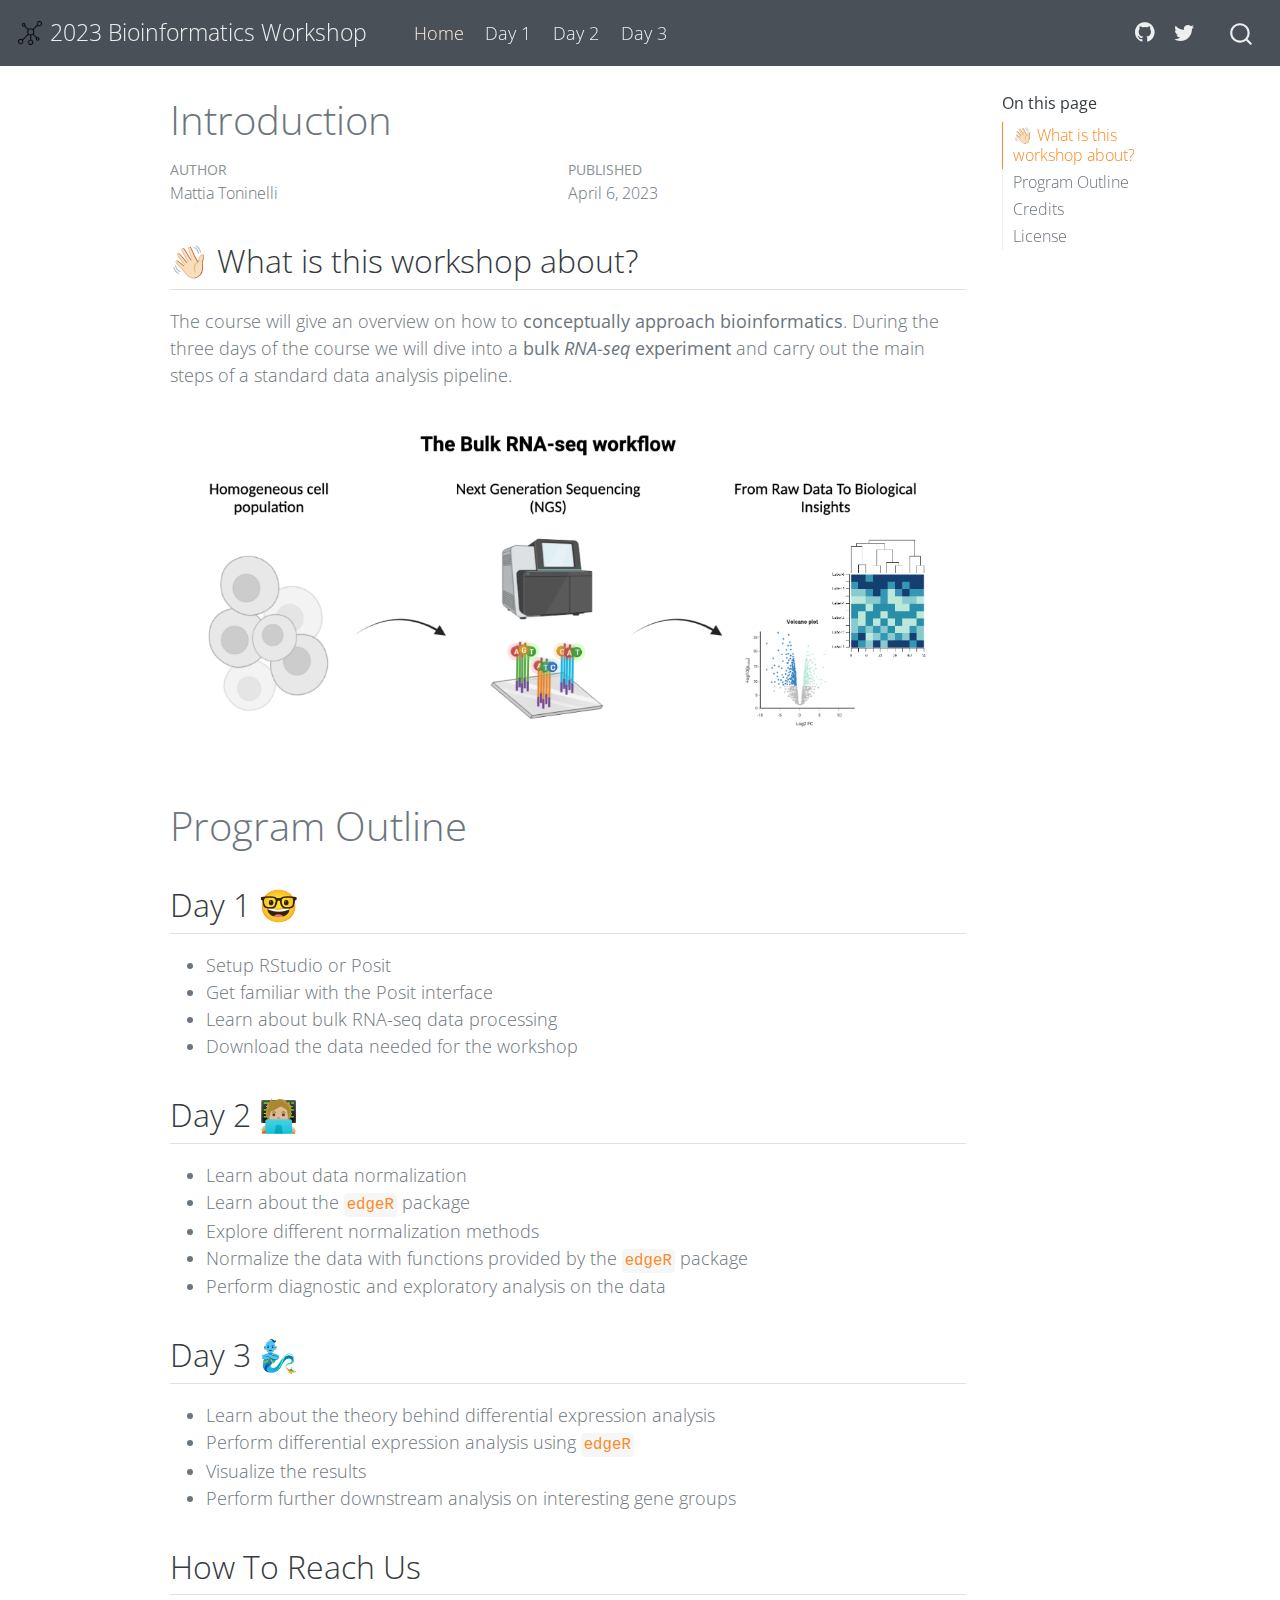
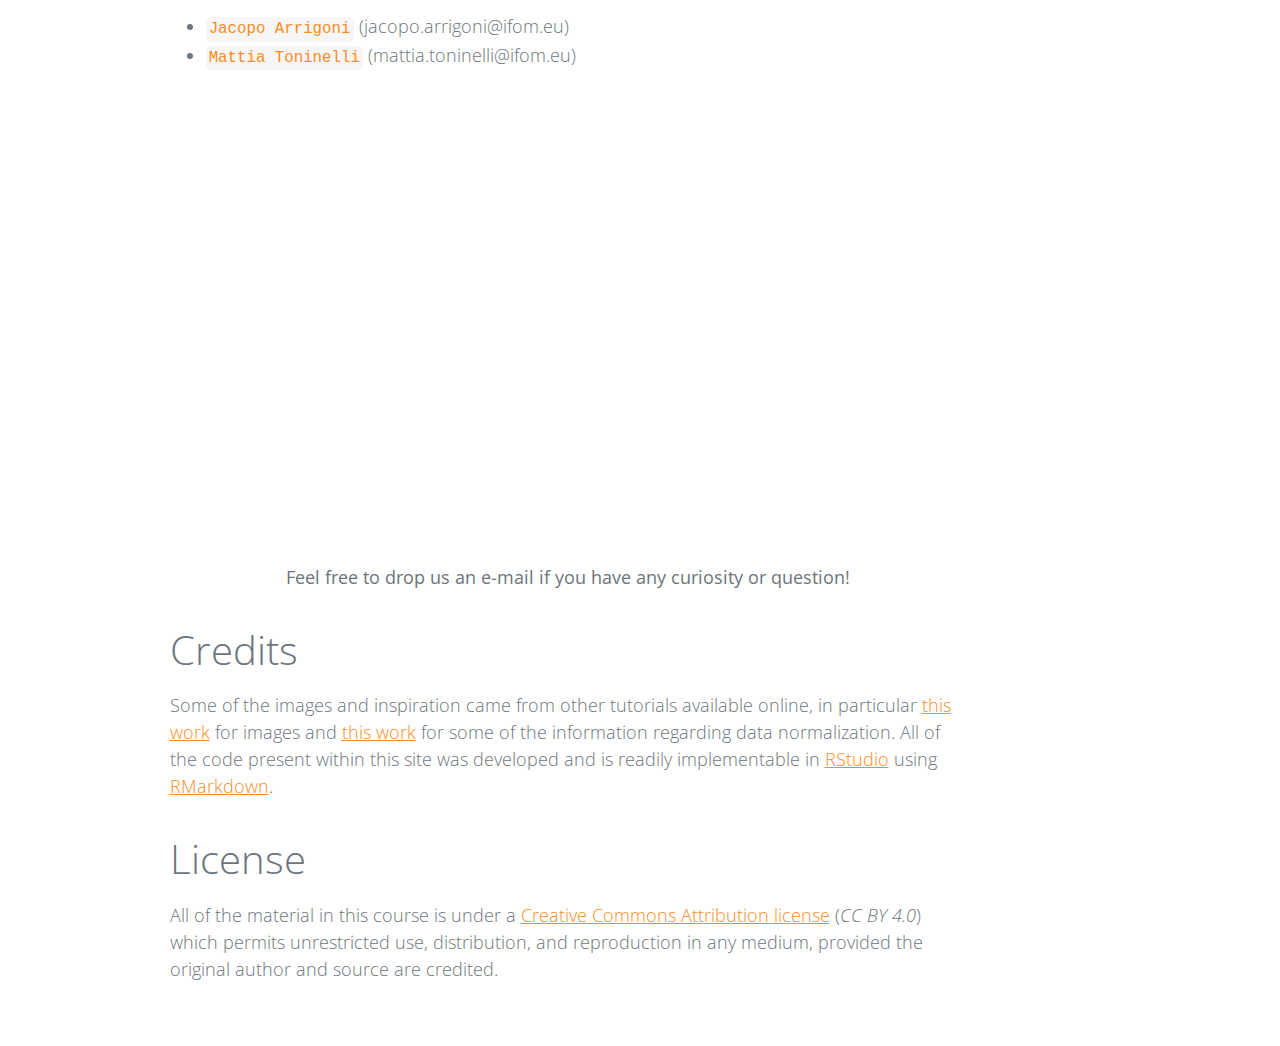
<file: docs/index.html>
<html xmlns="http://www.w3.org/1999/xhtml">    
  <head>      
    <title>Redirect to pages/index.html</title>      
    <meta http-equiv="refresh" content="0;URL='pages/index.html'" />    
  </head>    
  <body> 
  </body>  
</html>
</file>
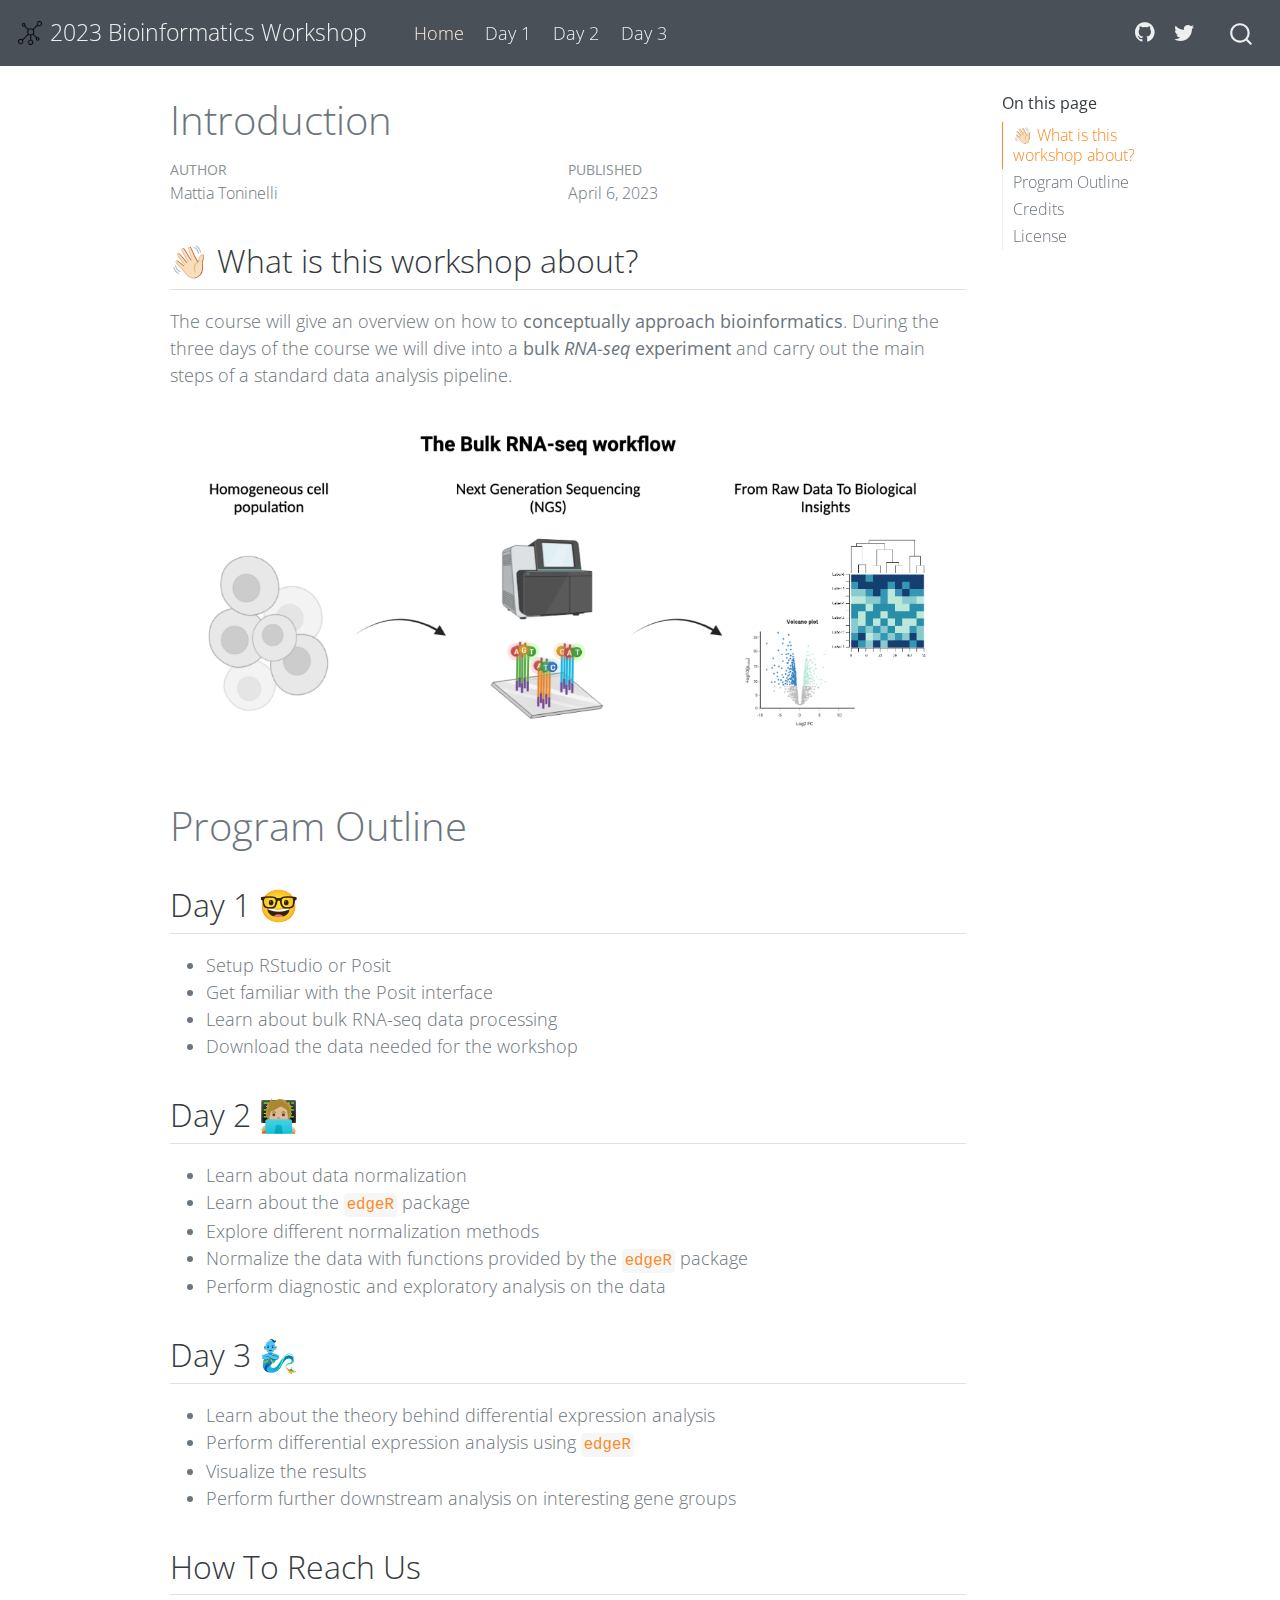
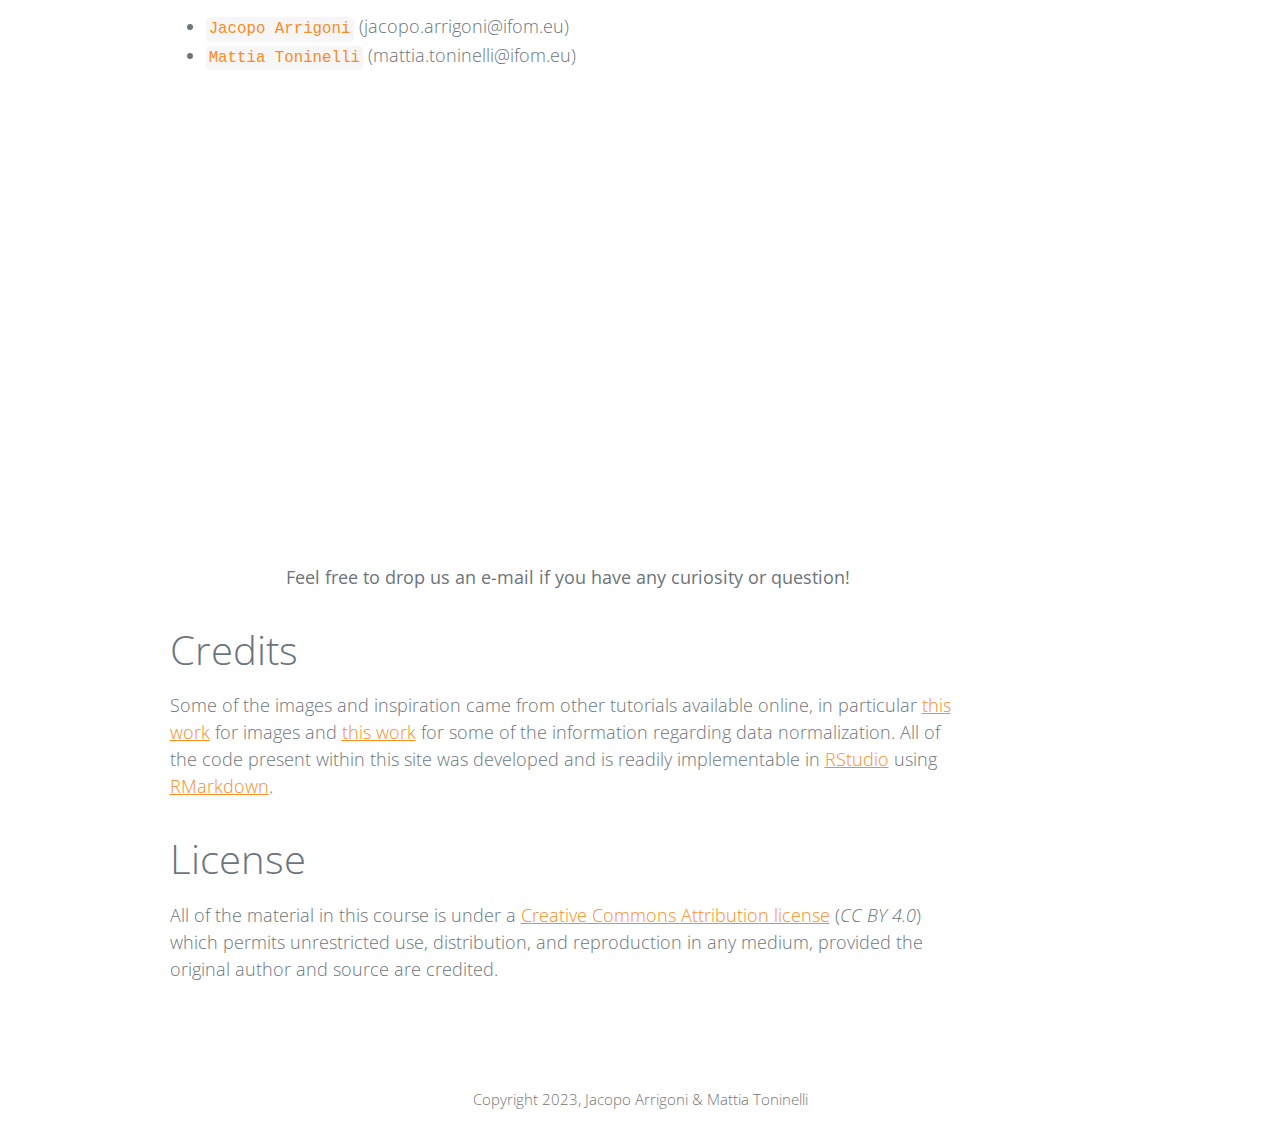
<file: docs/pages/index.html>
<!DOCTYPE html>
<html xmlns="http://www.w3.org/1999/xhtml" lang="en" xml:lang="en"><head>

<meta charset="utf-8">
<meta name="generator" content="quarto-1.2.335">

<meta name="viewport" content="width=device-width, initial-scale=1.0, user-scalable=yes">

<meta name="author" content="Mattia Toninelli">
<meta name="dcterms.date" content="2023-04-06">

<title>2023 Bioinformatics Workshop - Introduction</title>
<style>
code{white-space: pre-wrap;}
span.smallcaps{font-variant: small-caps;}
div.columns{display: flex; gap: min(4vw, 1.5em);}
div.column{flex: auto; overflow-x: auto;}
div.hanging-indent{margin-left: 1.5em; text-indent: -1.5em;}
ul.task-list{list-style: none;}
ul.task-list li input[type="checkbox"] {
  width: 0.8em;
  margin: 0 0.8em 0.2em -1.6em;
  vertical-align: middle;
}
</style>


<script src="../site_libs/quarto-nav/quarto-nav.js"></script>
<script src="../site_libs/quarto-nav/headroom.min.js"></script>
<script src="../site_libs/clipboard/clipboard.min.js"></script>
<script src="../site_libs/quarto-search/autocomplete.umd.js"></script>
<script src="../site_libs/quarto-search/fuse.min.js"></script>
<script src="../site_libs/quarto-search/quarto-search.js"></script>
<meta name="quarto:offset" content="../">
<link href=".././pics/net_icon.png" rel="icon" type="image/png">
<script src="../site_libs/quarto-html/quarto.js"></script>
<script src="../site_libs/quarto-html/popper.min.js"></script>
<script src="../site_libs/quarto-html/tippy.umd.min.js"></script>
<script src="../site_libs/quarto-html/anchor.min.js"></script>
<link href="../site_libs/quarto-html/tippy.css" rel="stylesheet">
<link href="../site_libs/quarto-html/quarto-syntax-highlighting.css" rel="stylesheet" id="quarto-text-highlighting-styles">
<script src="../site_libs/bootstrap/bootstrap.min.js"></script>
<link href="../site_libs/bootstrap/bootstrap-icons.css" rel="stylesheet">
<link href="../site_libs/bootstrap/bootstrap.min.css" rel="stylesheet" id="quarto-bootstrap" data-mode="light">
<script id="quarto-search-options" type="application/json">{
  "location": "navbar",
  "copy-button": false,
  "collapse-after": 3,
  "panel-placement": "end",
  "type": "overlay",
  "limit": 20,
  "language": {
    "search-no-results-text": "No results",
    "search-matching-documents-text": "matching documents",
    "search-copy-link-title": "Copy link to search",
    "search-hide-matches-text": "Hide additional matches",
    "search-more-match-text": "more match in this document",
    "search-more-matches-text": "more matches in this document",
    "search-clear-button-title": "Clear",
    "search-detached-cancel-button-title": "Cancel",
    "search-submit-button-title": "Submit"
  }
}</script>


</head>

<body class="nav-fixed">

<div id="quarto-search-results"></div>
  <header id="quarto-header" class="headroom fixed-top">
    <nav class="navbar navbar-expand-lg navbar-dark ">
      <div class="navbar-container container-fluid">
      <div class="navbar-brand-container">
    <a href="../index.html" class="navbar-brand navbar-brand-logo">
    <img src=".././pics/net_icon.png" alt="" class="navbar-logo">
    </a>
    <a class="navbar-brand" href="../index.html">
    <span class="navbar-title">2023 Bioinformatics Workshop</span>
    </a>
  </div>
          <button class="navbar-toggler" type="button" data-bs-toggle="collapse" data-bs-target="#navbarCollapse" aria-controls="navbarCollapse" aria-expanded="false" aria-label="Toggle navigation" onclick="if (window.quartoToggleHeadroom) { window.quartoToggleHeadroom(); }">
  <span class="navbar-toggler-icon"></span>
</button>
          <div class="collapse navbar-collapse" id="navbarCollapse">
            <ul class="navbar-nav navbar-nav-scroll me-auto">
  <li class="nav-item">
    <a class="nav-link active" href="../pages/index.html" aria-current="page">
 <span class="menu-text">Home</span></a>
  </li>  
  <li class="nav-item">
    <a class="nav-link" href="../pages/day1.html">
 <span class="menu-text">Day 1</span></a>
  </li>  
  <li class="nav-item">
    <a class="nav-link" href="../pages/day2.html">
 <span class="menu-text">Day 2</span></a>
  </li>  
  <li class="nav-item">
    <a class="nav-link" href="../pages/day3.html">
 <span class="menu-text">Day 3</span></a>
  </li>  
</ul>
            <ul class="navbar-nav navbar-nav-scroll ms-auto">
  <li class="nav-item compact">
    <a class="nav-link" href="https://github.com/paganilab"><i class="bi bi-github" role="img">
</i> 
 <span class="menu-text"></span></a>
  </li>  
  <li class="nav-item compact">
    <a class="nav-link" href="https://twitter.com/LabPagani"><i class="bi bi-twitter" role="img">
</i> 
 <span class="menu-text"></span></a>
  </li>  
</ul>
              <div id="quarto-search" class="" title="Search"></div>
          </div> <!-- /navcollapse -->
      </div> <!-- /container-fluid -->
    </nav>
</header>
<!-- content -->
<div id="quarto-content" class="quarto-container page-columns page-rows-contents page-layout-article page-navbar">
<!-- sidebar -->
<!-- margin-sidebar -->
    <div id="quarto-margin-sidebar" class="sidebar margin-sidebar">
        <nav id="TOC" role="doc-toc" class="toc-active">
    <h2 id="toc-title">On this page</h2>
   
  <ul>
  <li><a href="#what-is-this-workshop-about" id="toc-what-is-this-workshop-about" class="nav-link active" data-scroll-target="#what-is-this-workshop-about">👋🏻 What is this workshop about?</a></li>
  <li><a href="#program-outline" id="toc-program-outline" class="nav-link" data-scroll-target="#program-outline">Program Outline</a>
  <ul class="collapse">
  <li><a href="#day-1" id="toc-day-1" class="nav-link" data-scroll-target="#day-1">Day 1 🤓</a></li>
  <li><a href="#day-2" id="toc-day-2" class="nav-link" data-scroll-target="#day-2">Day 2 🧑🏼‍💻</a></li>
  <li><a href="#day-3" id="toc-day-3" class="nav-link" data-scroll-target="#day-3">Day 3 🧞‍♂️</a></li>
  <li><a href="#how-to-reach-us" id="toc-how-to-reach-us" class="nav-link" data-scroll-target="#how-to-reach-us">How To Reach Us</a></li>
  </ul></li>
  <li><a href="#credits" id="toc-credits" class="nav-link" data-scroll-target="#credits">Credits</a></li>
  <li><a href="#license" id="toc-license" class="nav-link" data-scroll-target="#license">License</a></li>
  </ul>
</nav>
    </div>
<!-- main -->
<main class="content" id="quarto-document-content">

<header id="title-block-header" class="quarto-title-block default">
<div class="quarto-title">
<h1 class="title">Introduction</h1>
</div>



<div class="quarto-title-meta">

    <div>
    <div class="quarto-title-meta-heading">Author</div>
    <div class="quarto-title-meta-contents">
             <p>Mattia Toninelli </p>
          </div>
  </div>
    
    <div>
    <div class="quarto-title-meta-heading">Published</div>
    <div class="quarto-title-meta-contents">
      <p class="date">April 6, 2023</p>
    </div>
  </div>
  
    
  </div>
  

</header>

<section id="what-is-this-workshop-about" class="level2">
<h2 class="anchored" data-anchor-id="what-is-this-workshop-about">👋🏻 What is this workshop about?</h2>
<p>The course will give an overview on how to <strong>conceptually approach bioinformatics</strong>. During the three days of the course we will dive into a <strong>bulk <em>RNA-seq</em> experiment</strong> and carry out the main steps of a standard data analysis pipeline.</p>
<center>
<p><img src="../pics/rnaseq_workflow.png" width="800"></p>
</center>
</section>
<section id="program-outline" class="level1">
<h1>Program Outline</h1>
<section id="day-1" class="level2">
<h2 class="anchored" data-anchor-id="day-1">Day 1 🤓</h2>
<ul>
<li>Setup RStudio or Posit</li>
<li>Get familiar with the Posit interface</li>
<li>Learn about bulk RNA-seq data processing</li>
<li>Download the data needed for the workshop</li>
</ul>
</section>
<section id="day-2" class="level2">
<h2 class="anchored" data-anchor-id="day-2">Day 2 🧑🏼‍💻</h2>
<ul>
<li>Learn about data normalization</li>
<li>Learn about the <code>edgeR</code> package</li>
<li>Explore different normalization methods</li>
<li>Normalize the data with functions provided by the <code>edgeR</code> package</li>
<li>Perform diagnostic and exploratory analysis on the data</li>
</ul>
</section>
<section id="day-3" class="level2">
<h2 class="anchored" data-anchor-id="day-3">Day 3 🧞‍♂️</h2>
<ul>
<li>Learn about the theory behind differential expression analysis</li>
<li>Perform differential expression analysis using <code>edgeR</code></li>
<li>Visualize the results</li>
<li>Perform further downstream analysis on interesting gene groups</li>
</ul>
</section>
<section id="how-to-reach-us" class="level2">
<h2 class="anchored" data-anchor-id="how-to-reach-us">How To Reach Us</h2>
<ul>
<li><code>Jacopo Arrigoni</code> (jacopo.arrigoni@ifom.eu)</li>
<li><code>Mattia Toninelli</code> (mattia.toninelli@ifom.eu)</li>
</ul>
<center>
<iframe src="https://www.google.com/maps/embed?pb=!1m18!1m12!1m3!1d2799.3904457401086!2d9.203071399999999!3d45.44178759999999!2m3!1f0!2f0!3f0!3m2!1i1024!2i768!4f13.1!3m3!1m2!1s0x4786c43e4304a3f5%3A0x80ca5dcc8bef68!2sIFOM%20%E2%80%A2%20Istituto%20Fondazione%20di%20Oncologia%20Molecolare%20ETS!5e0!3m2!1sit!2sit!4v1680169870014!5m2!1sit!2sit" width="600" height="450" style="border:0;" allowfullscreen="" loading="lazy" referrerpolicy="no-referrer-when-downgrade">
</iframe>
<p><strong>Feel free to drop us an e-mail if you have any curiosity or question!</strong></p>
</center>
</section>
</section>
<section id="credits" class="level1">
<h1>Credits</h1>
<p>Some of the images and inspiration came from other tutorials available online, in particular <a href="https://nbisweden.github.io/workshop-ngsintro/2001/slide_rnaseq.html#1">this work</a> for images and <a href="https://hbctraining.github.io/DGE_workshop/lessons/02_DGE_count_normalization.html">this work</a> for some of the information regarding data normalization. All of the code present within this site was developed and is readily implementable in <a href="https://posit.co/">RStudio</a> using <a href="https://rmarkdown.rstudio.com/">RMarkdown</a>.</p>
</section>
<section id="license" class="level1">
<h1>License</h1>
<p>All of the material in this course is under a <a href="https://creativecommons.org/licenses/by/4.0/">Creative Commons Attribution license</a> (<em>CC BY 4.0</em>) which permits unrestricted use, distribution, and reproduction in any medium, provided the original author and source are credited.</p>


</section>

</main> <!-- /main -->
<script id="quarto-html-after-body" type="application/javascript">
window.document.addEventListener("DOMContentLoaded", function (event) {
  const toggleBodyColorMode = (bsSheetEl) => {
    const mode = bsSheetEl.getAttribute("data-mode");
    const bodyEl = window.document.querySelector("body");
    if (mode === "dark") {
      bodyEl.classList.add("quarto-dark");
      bodyEl.classList.remove("quarto-light");
    } else {
      bodyEl.classList.add("quarto-light");
      bodyEl.classList.remove("quarto-dark");
    }
  }
  const toggleBodyColorPrimary = () => {
    const bsSheetEl = window.document.querySelector("link#quarto-bootstrap");
    if (bsSheetEl) {
      toggleBodyColorMode(bsSheetEl);
    }
  }
  toggleBodyColorPrimary();  
  const icon = "";
  const anchorJS = new window.AnchorJS();
  anchorJS.options = {
    placement: 'right',
    icon: icon
  };
  anchorJS.add('.anchored');
  const clipboard = new window.ClipboardJS('.code-copy-button', {
    target: function(trigger) {
      return trigger.previousElementSibling;
    }
  });
  clipboard.on('success', function(e) {
    // button target
    const button = e.trigger;
    // don't keep focus
    button.blur();
    // flash "checked"
    button.classList.add('code-copy-button-checked');
    var currentTitle = button.getAttribute("title");
    button.setAttribute("title", "Copied!");
    let tooltip;
    if (window.bootstrap) {
      button.setAttribute("data-bs-toggle", "tooltip");
      button.setAttribute("data-bs-placement", "left");
      button.setAttribute("data-bs-title", "Copied!");
      tooltip = new bootstrap.Tooltip(button, 
        { trigger: "manual", 
          customClass: "code-copy-button-tooltip",
          offset: [0, -8]});
      tooltip.show();    
    }
    setTimeout(function() {
      if (tooltip) {
        tooltip.hide();
        button.removeAttribute("data-bs-title");
        button.removeAttribute("data-bs-toggle");
        button.removeAttribute("data-bs-placement");
      }
      button.setAttribute("title", currentTitle);
      button.classList.remove('code-copy-button-checked');
    }, 1000);
    // clear code selection
    e.clearSelection();
  });
  function tippyHover(el, contentFn) {
    const config = {
      allowHTML: true,
      content: contentFn,
      maxWidth: 500,
      delay: 100,
      arrow: false,
      appendTo: function(el) {
          return el.parentElement;
      },
      interactive: true,
      interactiveBorder: 10,
      theme: 'quarto',
      placement: 'bottom-start'
    };
    window.tippy(el, config); 
  }
  const noterefs = window.document.querySelectorAll('a[role="doc-noteref"]');
  for (var i=0; i<noterefs.length; i++) {
    const ref = noterefs[i];
    tippyHover(ref, function() {
      // use id or data attribute instead here
      let href = ref.getAttribute('data-footnote-href') || ref.getAttribute('href');
      try { href = new URL(href).hash; } catch {}
      const id = href.replace(/^#\/?/, "");
      const note = window.document.getElementById(id);
      return note.innerHTML;
    });
  }
  const findCites = (el) => {
    const parentEl = el.parentElement;
    if (parentEl) {
      const cites = parentEl.dataset.cites;
      if (cites) {
        return {
          el,
          cites: cites.split(' ')
        };
      } else {
        return findCites(el.parentElement)
      }
    } else {
      return undefined;
    }
  };
  var bibliorefs = window.document.querySelectorAll('a[role="doc-biblioref"]');
  for (var i=0; i<bibliorefs.length; i++) {
    const ref = bibliorefs[i];
    const citeInfo = findCites(ref);
    if (citeInfo) {
      tippyHover(citeInfo.el, function() {
        var popup = window.document.createElement('div');
        citeInfo.cites.forEach(function(cite) {
          var citeDiv = window.document.createElement('div');
          citeDiv.classList.add('hanging-indent');
          citeDiv.classList.add('csl-entry');
          var biblioDiv = window.document.getElementById('ref-' + cite);
          if (biblioDiv) {
            citeDiv.innerHTML = biblioDiv.innerHTML;
          }
          popup.appendChild(citeDiv);
        });
        return popup.innerHTML;
      });
    }
  }
});
</script>
</div> <!-- /content -->
<footer class="footer">
  <div class="nav-footer">
      <div class="nav-footer-center">Copyright 2023, Jacopo Arrigoni &amp; Mattia Toninelli</div>
  </div>
</footer>



</body></html>
</file>
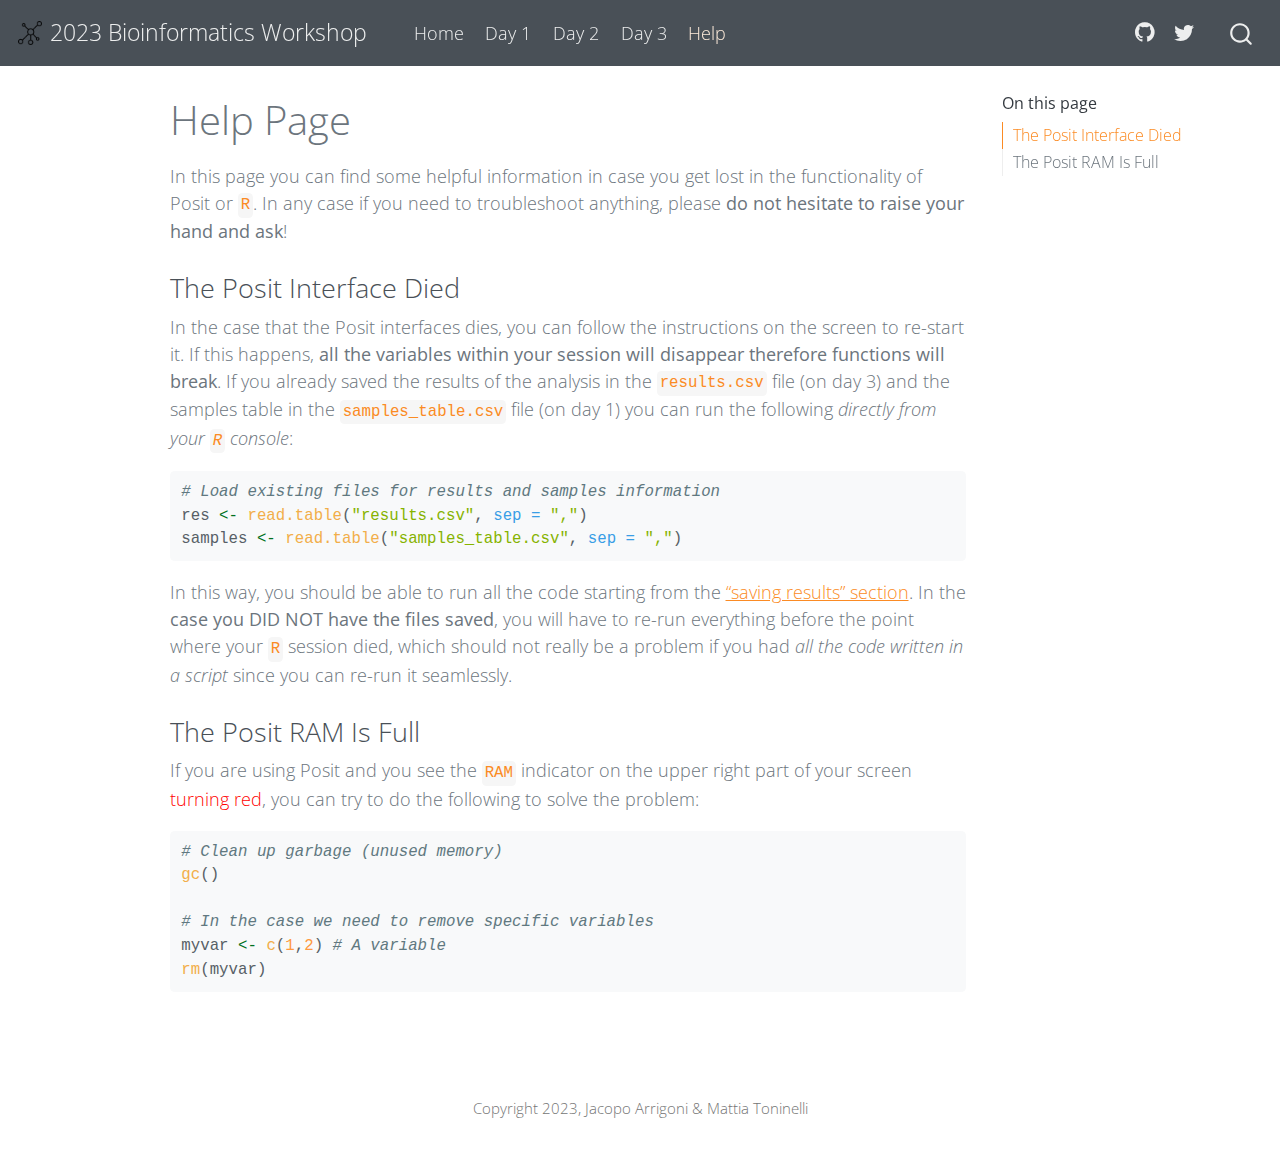
<file: docs/pages/help.html>
<!DOCTYPE html>
<html xmlns="http://www.w3.org/1999/xhtml" lang="en" xml:lang="en"><head>

<meta charset="utf-8">
<meta name="generator" content="quarto-1.2.335">

<meta name="viewport" content="width=device-width, initial-scale=1.0, user-scalable=yes">


<title>2023 Bioinformatics Workshop - Help Page</title>
<style>
code{white-space: pre-wrap;}
span.smallcaps{font-variant: small-caps;}
div.columns{display: flex; gap: min(4vw, 1.5em);}
div.column{flex: auto; overflow-x: auto;}
div.hanging-indent{margin-left: 1.5em; text-indent: -1.5em;}
ul.task-list{list-style: none;}
ul.task-list li input[type="checkbox"] {
  width: 0.8em;
  margin: 0 0.8em 0.2em -1.6em;
  vertical-align: middle;
}
pre > code.sourceCode { white-space: pre; position: relative; }
pre > code.sourceCode > span { display: inline-block; line-height: 1.25; }
pre > code.sourceCode > span:empty { height: 1.2em; }
.sourceCode { overflow: visible; }
code.sourceCode > span { color: inherit; text-decoration: inherit; }
div.sourceCode { margin: 1em 0; }
pre.sourceCode { margin: 0; }
@media screen {
div.sourceCode { overflow: auto; }
}
@media print {
pre > code.sourceCode { white-space: pre-wrap; }
pre > code.sourceCode > span { text-indent: -5em; padding-left: 5em; }
}
pre.numberSource code
  { counter-reset: source-line 0; }
pre.numberSource code > span
  { position: relative; left: -4em; counter-increment: source-line; }
pre.numberSource code > span > a:first-child::before
  { content: counter(source-line);
    position: relative; left: -1em; text-align: right; vertical-align: baseline;
    border: none; display: inline-block;
    -webkit-touch-callout: none; -webkit-user-select: none;
    -khtml-user-select: none; -moz-user-select: none;
    -ms-user-select: none; user-select: none;
    padding: 0 4px; width: 4em;
    color: #aaaaaa;
  }
pre.numberSource { margin-left: 3em; border-left: 1px solid #aaaaaa;  padding-left: 4px; }
div.sourceCode
  {   }
@media screen {
pre > code.sourceCode > span > a:first-child::before { text-decoration: underline; }
}
code span.al { color: #ff0000; font-weight: bold; } /* Alert */
code span.an { color: #60a0b0; font-weight: bold; font-style: italic; } /* Annotation */
code span.at { color: #7d9029; } /* Attribute */
code span.bn { color: #40a070; } /* BaseN */
code span.bu { color: #008000; } /* BuiltIn */
code span.cf { color: #007020; font-weight: bold; } /* ControlFlow */
code span.ch { color: #4070a0; } /* Char */
code span.cn { color: #880000; } /* Constant */
code span.co { color: #60a0b0; font-style: italic; } /* Comment */
code span.cv { color: #60a0b0; font-weight: bold; font-style: italic; } /* CommentVar */
code span.do { color: #ba2121; font-style: italic; } /* Documentation */
code span.dt { color: #902000; } /* DataType */
code span.dv { color: #40a070; } /* DecVal */
code span.er { color: #ff0000; font-weight: bold; } /* Error */
code span.ex { } /* Extension */
code span.fl { color: #40a070; } /* Float */
code span.fu { color: #06287e; } /* Function */
code span.im { color: #008000; font-weight: bold; } /* Import */
code span.in { color: #60a0b0; font-weight: bold; font-style: italic; } /* Information */
code span.kw { color: #007020; font-weight: bold; } /* Keyword */
code span.op { color: #666666; } /* Operator */
code span.ot { color: #007020; } /* Other */
code span.pp { color: #bc7a00; } /* Preprocessor */
code span.sc { color: #4070a0; } /* SpecialChar */
code span.ss { color: #bb6688; } /* SpecialString */
code span.st { color: #4070a0; } /* String */
code span.va { color: #19177c; } /* Variable */
code span.vs { color: #4070a0; } /* VerbatimString */
code span.wa { color: #60a0b0; font-weight: bold; font-style: italic; } /* Warning */
</style>


<script src="../site_libs/quarto-nav/quarto-nav.js"></script>
<script src="../site_libs/quarto-nav/headroom.min.js"></script>
<script src="../site_libs/clipboard/clipboard.min.js"></script>
<script src="../site_libs/quarto-search/autocomplete.umd.js"></script>
<script src="../site_libs/quarto-search/fuse.min.js"></script>
<script src="../site_libs/quarto-search/quarto-search.js"></script>
<meta name="quarto:offset" content="../">
<link href=".././pics/net_icon.png" rel="icon" type="image/png">
<script src="../site_libs/quarto-html/quarto.js"></script>
<script src="../site_libs/quarto-html/popper.min.js"></script>
<script src="../site_libs/quarto-html/tippy.umd.min.js"></script>
<script src="../site_libs/quarto-html/anchor.min.js"></script>
<link href="../site_libs/quarto-html/tippy.css" rel="stylesheet">
<link href="../site_libs/quarto-html/quarto-syntax-highlighting.css" rel="stylesheet" id="quarto-text-highlighting-styles">
<script src="../site_libs/bootstrap/bootstrap.min.js"></script>
<link href="../site_libs/bootstrap/bootstrap-icons.css" rel="stylesheet">
<link href="../site_libs/bootstrap/bootstrap.min.css" rel="stylesheet" id="quarto-bootstrap" data-mode="light">
<script id="quarto-search-options" type="application/json">{
  "location": "navbar",
  "copy-button": false,
  "collapse-after": 3,
  "panel-placement": "end",
  "type": "overlay",
  "limit": 20,
  "language": {
    "search-no-results-text": "No results",
    "search-matching-documents-text": "matching documents",
    "search-copy-link-title": "Copy link to search",
    "search-hide-matches-text": "Hide additional matches",
    "search-more-match-text": "more match in this document",
    "search-more-matches-text": "more matches in this document",
    "search-clear-button-title": "Clear",
    "search-detached-cancel-button-title": "Cancel",
    "search-submit-button-title": "Submit"
  }
}</script>


</head>

<body class="nav-fixed">

<div id="quarto-search-results"></div>
  <header id="quarto-header" class="headroom fixed-top">
    <nav class="navbar navbar-expand-lg navbar-dark ">
      <div class="navbar-container container-fluid">
      <div class="navbar-brand-container">
    <a href="../index.html" class="navbar-brand navbar-brand-logo">
    <img src=".././pics/net_icon.png" alt="" class="navbar-logo">
    </a>
    <a class="navbar-brand" href="../index.html">
    <span class="navbar-title">2023 Bioinformatics Workshop</span>
    </a>
  </div>
          <button class="navbar-toggler" type="button" data-bs-toggle="collapse" data-bs-target="#navbarCollapse" aria-controls="navbarCollapse" aria-expanded="false" aria-label="Toggle navigation" onclick="if (window.quartoToggleHeadroom) { window.quartoToggleHeadroom(); }">
  <span class="navbar-toggler-icon"></span>
</button>
          <div class="collapse navbar-collapse" id="navbarCollapse">
            <ul class="navbar-nav navbar-nav-scroll me-auto">
  <li class="nav-item">
    <a class="nav-link" href="../pages/index.html">
 <span class="menu-text">Home</span></a>
  </li>  
  <li class="nav-item">
    <a class="nav-link" href="../pages/day1.html">
 <span class="menu-text">Day 1</span></a>
  </li>  
  <li class="nav-item">
    <a class="nav-link" href="../pages/day2.html">
 <span class="menu-text">Day 2</span></a>
  </li>  
  <li class="nav-item">
    <a class="nav-link" href="../pages/day3.html">
 <span class="menu-text">Day 3</span></a>
  </li>  
  <li class="nav-item">
    <a class="nav-link active" href="../pages/help.html" aria-current="page">
 <span class="menu-text">Help</span></a>
  </li>  
</ul>
            <ul class="navbar-nav navbar-nav-scroll ms-auto">
  <li class="nav-item compact">
    <a class="nav-link" href="https://github.com/paganilab"><i class="bi bi-github" role="img">
</i> 
 <span class="menu-text"></span></a>
  </li>  
  <li class="nav-item compact">
    <a class="nav-link" href="https://twitter.com/LabPagani"><i class="bi bi-twitter" role="img">
</i> 
 <span class="menu-text"></span></a>
  </li>  
</ul>
              <div id="quarto-search" class="" title="Search"></div>
          </div> <!-- /navcollapse -->
      </div> <!-- /container-fluid -->
    </nav>
</header>
<!-- content -->
<div id="quarto-content" class="quarto-container page-columns page-rows-contents page-layout-article page-navbar">
<!-- sidebar -->
<!-- margin-sidebar -->
    <div id="quarto-margin-sidebar" class="sidebar margin-sidebar">
        <nav id="TOC" role="doc-toc" class="toc-active">
    <h2 id="toc-title">On this page</h2>
   
  <ul>
  <li><a href="#the-posit-interface-died" id="toc-the-posit-interface-died" class="nav-link active" data-scroll-target="#the-posit-interface-died">The Posit Interface Died</a></li>
  <li><a href="#the-posit-ram-is-full" id="toc-the-posit-ram-is-full" class="nav-link" data-scroll-target="#the-posit-ram-is-full">The Posit RAM Is Full</a></li>
  </ul>
</nav>
    </div>
<!-- main -->
<main class="content" id="quarto-document-content">

<header id="title-block-header" class="quarto-title-block default">
<div class="quarto-title">
<h1 class="title">Help Page</h1>
</div>



<div class="quarto-title-meta">

    
  
    
  </div>
  

</header>

<p>In this page you can find some helpful information in case you get lost in the functionality of Posit or <code>R</code>. In any case if you need to troubleshoot anything, please <strong>do not hesitate to raise your hand and ask</strong>!</p>
<section id="the-posit-interface-died" class="level3">
<h3 class="anchored" data-anchor-id="the-posit-interface-died">The Posit Interface Died</h3>
<p>In the case that the Posit interfaces dies, you can follow the instructions on the screen to re-start it. If this happens, <strong>all the variables within your session will disappear therefore functions will break</strong>. If you already saved the results of the analysis in the <code>results.csv</code> file (on day 3) and the samples table in the <code>samples_table.csv</code> file (on day 1) you can run the following <em>directly from your <code>R</code> console</em>:</p>
<div class="cell" data-layout-align="center">
<div class="sourceCode cell-code" id="cb1"><pre class="sourceCode r code-with-copy"><code class="sourceCode r"><span id="cb1-1"><a href="#cb1-1" aria-hidden="true" tabindex="-1"></a><span class="co"># Load existing files for results and samples information</span></span>
<span id="cb1-2"><a href="#cb1-2" aria-hidden="true" tabindex="-1"></a>res <span class="ot">&lt;-</span> <span class="fu">read.table</span>(<span class="st">"results.csv"</span>, <span class="at">sep =</span> <span class="st">","</span>)</span>
<span id="cb1-3"><a href="#cb1-3" aria-hidden="true" tabindex="-1"></a>samples <span class="ot">&lt;-</span> <span class="fu">read.table</span>(<span class="st">"samples_table.csv"</span>, <span class="at">sep =</span> <span class="st">","</span>)</span></code><button title="Copy to Clipboard" class="code-copy-button"><i class="bi"></i></button></pre></div>
</div>
<p>In this way, you should be able to run all the code starting from the <a href="../docs/pages/day3.html#Saving Results">“saving results” section</a>. In the <strong>case you DID NOT have the files saved</strong>, you will have to re-run everything before the point where your <code>R</code> session died, which should not really be a problem if you had <em>all the code written in a script</em> since you can re-run it seamlessly.</p>
</section>
<section id="the-posit-ram-is-full" class="level3">
<h3 class="anchored" data-anchor-id="the-posit-ram-is-full">The Posit RAM Is Full</h3>
<p>If you are using Posit and you see the <code>RAM</code> indicator on the upper right part of your screen <span style="color: red;">turning red</span>, you can try to do the following to solve the problem:</p>
<div class="cell" data-layout-align="center">
<div class="sourceCode cell-code" id="cb2"><pre class="sourceCode r code-with-copy"><code class="sourceCode r"><span id="cb2-1"><a href="#cb2-1" aria-hidden="true" tabindex="-1"></a><span class="co"># Clean up garbage (unused memory) </span></span>
<span id="cb2-2"><a href="#cb2-2" aria-hidden="true" tabindex="-1"></a><span class="fu">gc</span>()</span>
<span id="cb2-3"><a href="#cb2-3" aria-hidden="true" tabindex="-1"></a></span>
<span id="cb2-4"><a href="#cb2-4" aria-hidden="true" tabindex="-1"></a><span class="co"># In the case we need to remove specific variables</span></span>
<span id="cb2-5"><a href="#cb2-5" aria-hidden="true" tabindex="-1"></a>myvar <span class="ot">&lt;-</span> <span class="fu">c</span>(<span class="dv">1</span>,<span class="dv">2</span>) <span class="co"># A variable</span></span>
<span id="cb2-6"><a href="#cb2-6" aria-hidden="true" tabindex="-1"></a><span class="fu">rm</span>(myvar) </span></code><button title="Copy to Clipboard" class="code-copy-button"><i class="bi"></i></button></pre></div>
</div>


</section>

</main> <!-- /main -->
<script id="quarto-html-after-body" type="application/javascript">
window.document.addEventListener("DOMContentLoaded", function (event) {
  const toggleBodyColorMode = (bsSheetEl) => {
    const mode = bsSheetEl.getAttribute("data-mode");
    const bodyEl = window.document.querySelector("body");
    if (mode === "dark") {
      bodyEl.classList.add("quarto-dark");
      bodyEl.classList.remove("quarto-light");
    } else {
      bodyEl.classList.add("quarto-light");
      bodyEl.classList.remove("quarto-dark");
    }
  }
  const toggleBodyColorPrimary = () => {
    const bsSheetEl = window.document.querySelector("link#quarto-bootstrap");
    if (bsSheetEl) {
      toggleBodyColorMode(bsSheetEl);
    }
  }
  toggleBodyColorPrimary();  
  const icon = "";
  const anchorJS = new window.AnchorJS();
  anchorJS.options = {
    placement: 'right',
    icon: icon
  };
  anchorJS.add('.anchored');
  const clipboard = new window.ClipboardJS('.code-copy-button', {
    target: function(trigger) {
      return trigger.previousElementSibling;
    }
  });
  clipboard.on('success', function(e) {
    // button target
    const button = e.trigger;
    // don't keep focus
    button.blur();
    // flash "checked"
    button.classList.add('code-copy-button-checked');
    var currentTitle = button.getAttribute("title");
    button.setAttribute("title", "Copied!");
    let tooltip;
    if (window.bootstrap) {
      button.setAttribute("data-bs-toggle", "tooltip");
      button.setAttribute("data-bs-placement", "left");
      button.setAttribute("data-bs-title", "Copied!");
      tooltip = new bootstrap.Tooltip(button, 
        { trigger: "manual", 
          customClass: "code-copy-button-tooltip",
          offset: [0, -8]});
      tooltip.show();    
    }
    setTimeout(function() {
      if (tooltip) {
        tooltip.hide();
        button.removeAttribute("data-bs-title");
        button.removeAttribute("data-bs-toggle");
        button.removeAttribute("data-bs-placement");
      }
      button.setAttribute("title", currentTitle);
      button.classList.remove('code-copy-button-checked');
    }, 1000);
    // clear code selection
    e.clearSelection();
  });
  function tippyHover(el, contentFn) {
    const config = {
      allowHTML: true,
      content: contentFn,
      maxWidth: 500,
      delay: 100,
      arrow: false,
      appendTo: function(el) {
          return el.parentElement;
      },
      interactive: true,
      interactiveBorder: 10,
      theme: 'quarto',
      placement: 'bottom-start'
    };
    window.tippy(el, config); 
  }
  const noterefs = window.document.querySelectorAll('a[role="doc-noteref"]');
  for (var i=0; i<noterefs.length; i++) {
    const ref = noterefs[i];
    tippyHover(ref, function() {
      // use id or data attribute instead here
      let href = ref.getAttribute('data-footnote-href') || ref.getAttribute('href');
      try { href = new URL(href).hash; } catch {}
      const id = href.replace(/^#\/?/, "");
      const note = window.document.getElementById(id);
      return note.innerHTML;
    });
  }
  const findCites = (el) => {
    const parentEl = el.parentElement;
    if (parentEl) {
      const cites = parentEl.dataset.cites;
      if (cites) {
        return {
          el,
          cites: cites.split(' ')
        };
      } else {
        return findCites(el.parentElement)
      }
    } else {
      return undefined;
    }
  };
  var bibliorefs = window.document.querySelectorAll('a[role="doc-biblioref"]');
  for (var i=0; i<bibliorefs.length; i++) {
    const ref = bibliorefs[i];
    const citeInfo = findCites(ref);
    if (citeInfo) {
      tippyHover(citeInfo.el, function() {
        var popup = window.document.createElement('div');
        citeInfo.cites.forEach(function(cite) {
          var citeDiv = window.document.createElement('div');
          citeDiv.classList.add('hanging-indent');
          citeDiv.classList.add('csl-entry');
          var biblioDiv = window.document.getElementById('ref-' + cite);
          if (biblioDiv) {
            citeDiv.innerHTML = biblioDiv.innerHTML;
          }
          popup.appendChild(citeDiv);
        });
        return popup.innerHTML;
      });
    }
  }
});
</script>
</div> <!-- /content -->
<footer class="footer">
  <div class="nav-footer">
      <div class="nav-footer-center">Copyright 2023, Jacopo Arrigoni &amp; Mattia Toninelli</div>
  </div>
</footer>



</body></html>
</file>
<file: docs/site_libs/quarto-html/tippy.css>
.tippy-box[data-animation=fade][data-state=hidden]{opacity:0}[data-tippy-root]{max-width:calc(100vw - 10px)}.tippy-box{position:relative;background-color:#333;color:#fff;border-radius:4px;font-size:14px;line-height:1.4;white-space:normal;outline:0;transition-property:transform,visibility,opacity}.tippy-box[data-placement^=top]>.tippy-arrow{bottom:0}.tippy-box[data-placement^=top]>.tippy-arrow:before{bottom:-7px;left:0;border-width:8px 8px 0;border-top-color:initial;transform-origin:center top}.tippy-box[data-placement^=bottom]>.tippy-arrow{top:0}.tippy-box[data-placement^=bottom]>.tippy-arrow:before{top:-7px;left:0;border-width:0 8px 8px;border-bottom-color:initial;transform-origin:center bottom}.tippy-box[data-placement^=left]>.tippy-arrow{right:0}.tippy-box[data-placement^=left]>.tippy-arrow:before{border-width:8px 0 8px 8px;border-left-color:initial;right:-7px;transform-origin:center left}.tippy-box[data-placement^=right]>.tippy-arrow{left:0}.tippy-box[data-placement^=right]>.tippy-arrow:before{left:-7px;border-width:8px 8px 8px 0;border-right-color:initial;transform-origin:center right}.tippy-box[data-inertia][data-state=visible]{transition-timing-function:cubic-bezier(.54,1.5,.38,1.11)}.tippy-arrow{width:16px;height:16px;color:#333}.tippy-arrow:before{content:"";position:absolute;border-color:transparent;border-style:solid}.tippy-content{position:relative;padding:5px 9px;z-index:1}
</file>
<file: docs/site_libs/quarto-html/quarto-syntax-highlighting.css>
/* quarto syntax highlight colors */
:root {
  --quarto-hl-al-color: #f51818;
  --quarto-hl-an-color: #e6ba7e;
  --quarto-hl-at-color: #399ee6;
  --quarto-hl-bn-color: #ff9940;
  --quarto-hl-bu-color: #4cbf99;
  --quarto-hl-ch-color: #4cbf99;
  --quarto-hl-co-color: #607880;
  --quarto-hl-cv-color: #a37acc;
  --quarto-hl-cn-color: #a37acc;
  --quarto-hl-cf-color: #fa8d3e;
  --quarto-hl-dt-color: #fa8d3e;
  --quarto-hl-dv-color: #ff9940;
  --quarto-hl-do-color: #607880;
  --quarto-hl-er-color: #f51818;
  --quarto-hl-ex-color: #399ee6;
  --quarto-hl-fl-color: #ff9940;
  --quarto-hl-fu-color: #f2ae49;
  --quarto-hl-im-color: #86b300;
  --quarto-hl-in-color: #ff9940;
  --quarto-hl-kw-color: #fa8d3e;
  --quarto-hl-op-color: #ed9366;
  --quarto-hl-pp-color: #f07171;
  --quarto-hl-re-color: #399ee6;
  --quarto-hl-sc-color: #4cbf99;
  --quarto-hl-ss-color: #4cbf99;
  --quarto-hl-st-color: #86b300;
  --quarto-hl-va-color: #55b4d4;
  --quarto-hl-vs-color: #86b300;
  --quarto-hl-wa-color: #f07171;
}

/* other quarto variables */
:root {
  --quarto-font-monospace: SFMono-Regular, Menlo, Monaco, Consolas, "Liberation Mono", "Courier New", monospace;
}

code span.al {
  font-weight: bold;
  color: #f51818;
}

code span.an {
  color: #e6ba7e;
}

code span.at {
  color: #399ee6;
}

code span.bn {
  color: #ff9940;
}

code span.bu {
  color: #4cbf99;
}

code span.ch {
  color: #4cbf99;
}

code span.co {
  font-style: italic;
  color: #607880;
}

code span.cv {
  color: #a37acc;
}

code span.cn {
  color: #a37acc;
}

code span.cf {
  font-weight: bold;
  color: #fa8d3e;
}

code span.dt {
  color: #fa8d3e;
}

code span.dv {
  color: #ff9940;
}

code span.do {
  color: #607880;
}

code span.er {
  color: #f51818;
  text-decoration: underline;
}

code span.ex {
  font-weight: bold;
  color: #399ee6;
}

code span.fl {
  color: #ff9940;
}

code span.fu {
  color: #f2ae49;
}

code span.im {
  color: #86b300;
}

code span.in {
  color: #ff9940;
}

code span.kw {
  font-weight: bold;
  color: #fa8d3e;
}

pre > code.sourceCode > span {
  color: #575f66;
}

code span {
  color: #575f66;
}

code.sourceCode > span {
  color: #575f66;
}

div.sourceCode,
div.sourceCode pre.sourceCode {
  color: #575f66;
}

code span.op {
  color: #ed9366;
}

code span.pp {
  color: #f07171;
}

code span.re {
  color: #399ee6;
}

code span.sc {
  color: #4cbf99;
}

code span.ss {
  color: #4cbf99;
}

code span.st {
  color: #86b300;
}

code span.va {
  color: #55b4d4;
}

code span.vs {
  color: #86b300;
}

code span.wa {
  color: #f07171;
}

.prevent-inlining {
  content: "</";
}

/*# sourceMappingURL=debc5d5d77c3f9108843748ff7464032.css.map */
</file>
